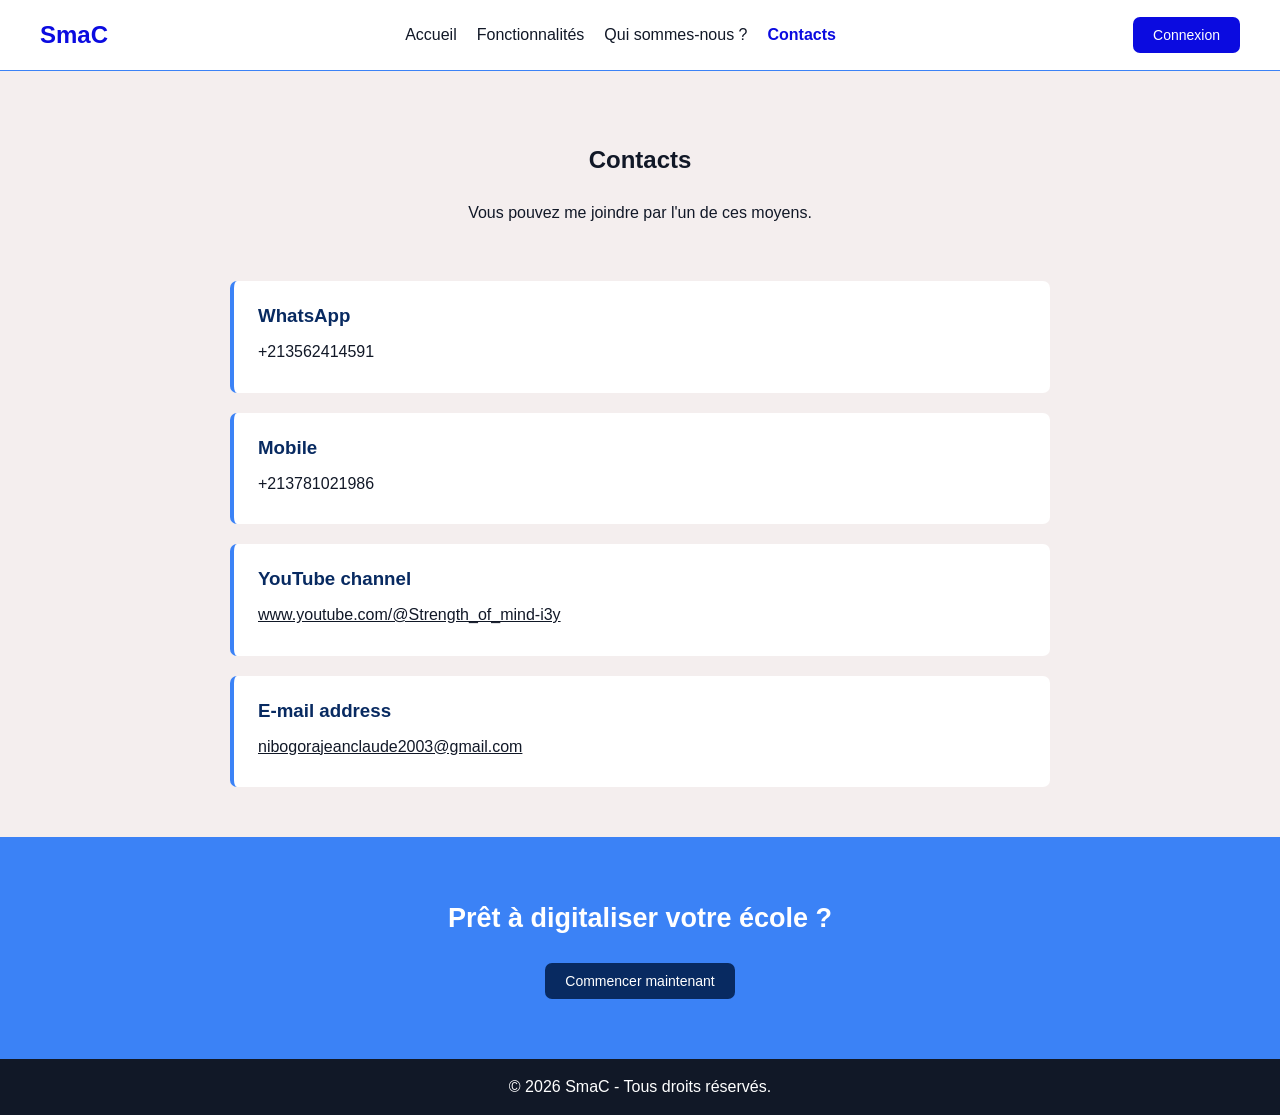
<file: contacts.html>
<!DOCTYPE html>
<html lang="fr">

<head>
  <meta charset="utf-8">
  <title>Contacts - SmaC</title>
  <meta name="viewport" content="width=device-width, initial-scale=1">
  <link rel="stylesheet" href="style.css">
</head>

<body>
  <header>
    <nav class="en_tete">
      <h1 class="nom">SmaC</h1>
      <ul class="liste">
        <li><a href="index.html">Accueil</a></li>
        <li><a href="fonctionnalites.html">Fonctionnalités</a></li>
        <li><a href="qui-sommes-nous.html">Qui sommes-nous ?</a></li>
        <li><a href="contacts.html" class="actif">Contacts</a></li>
      </ul>
      <button class="connexion">Connexion</button>
    </nav>
  </header>

  <main>
    <section class="intro">
      <h1>Contacts</h1>
      <p>Vous pouvez me joindre par l'un de ces moyens.</p>
    </section>

    <section class="section2">
      <div class="fonctionnalite"><h3>WhatsApp</h3><p>+213562414591</p></div>
      <div class="fonctionnalite"><h3>Mobile</h3><p>+213781021986</p></div>
      <div class="fonctionnalite"><h3>YouTube channel</h3><p><a href="https://www.youtube.com/@Strength_of_mind-i3y" target="_blank" rel="noopener">www.youtube.com/@Strength_of_mind-i3y</a></p></div>
      <div class="fonctionnalite"><h3>E-mail address</h3><p><a href="mailto:nibogorajeanclaude2003@gmail.com">nibogorajeanclaude2003@gmail.com</a></p></div>
    </section>
  </main>

  <section class="final_word">
    <h2>Prêt à digitaliser votre école ?</h2>
    <button class="commencer">Commencer maintenant</button>
  </section>

  <footer>
    <p>© 2026 SmaC - Tous droits réservés.</p>
  </footer>
  <script src="script.js"></script>
</body>

</html>
</file>
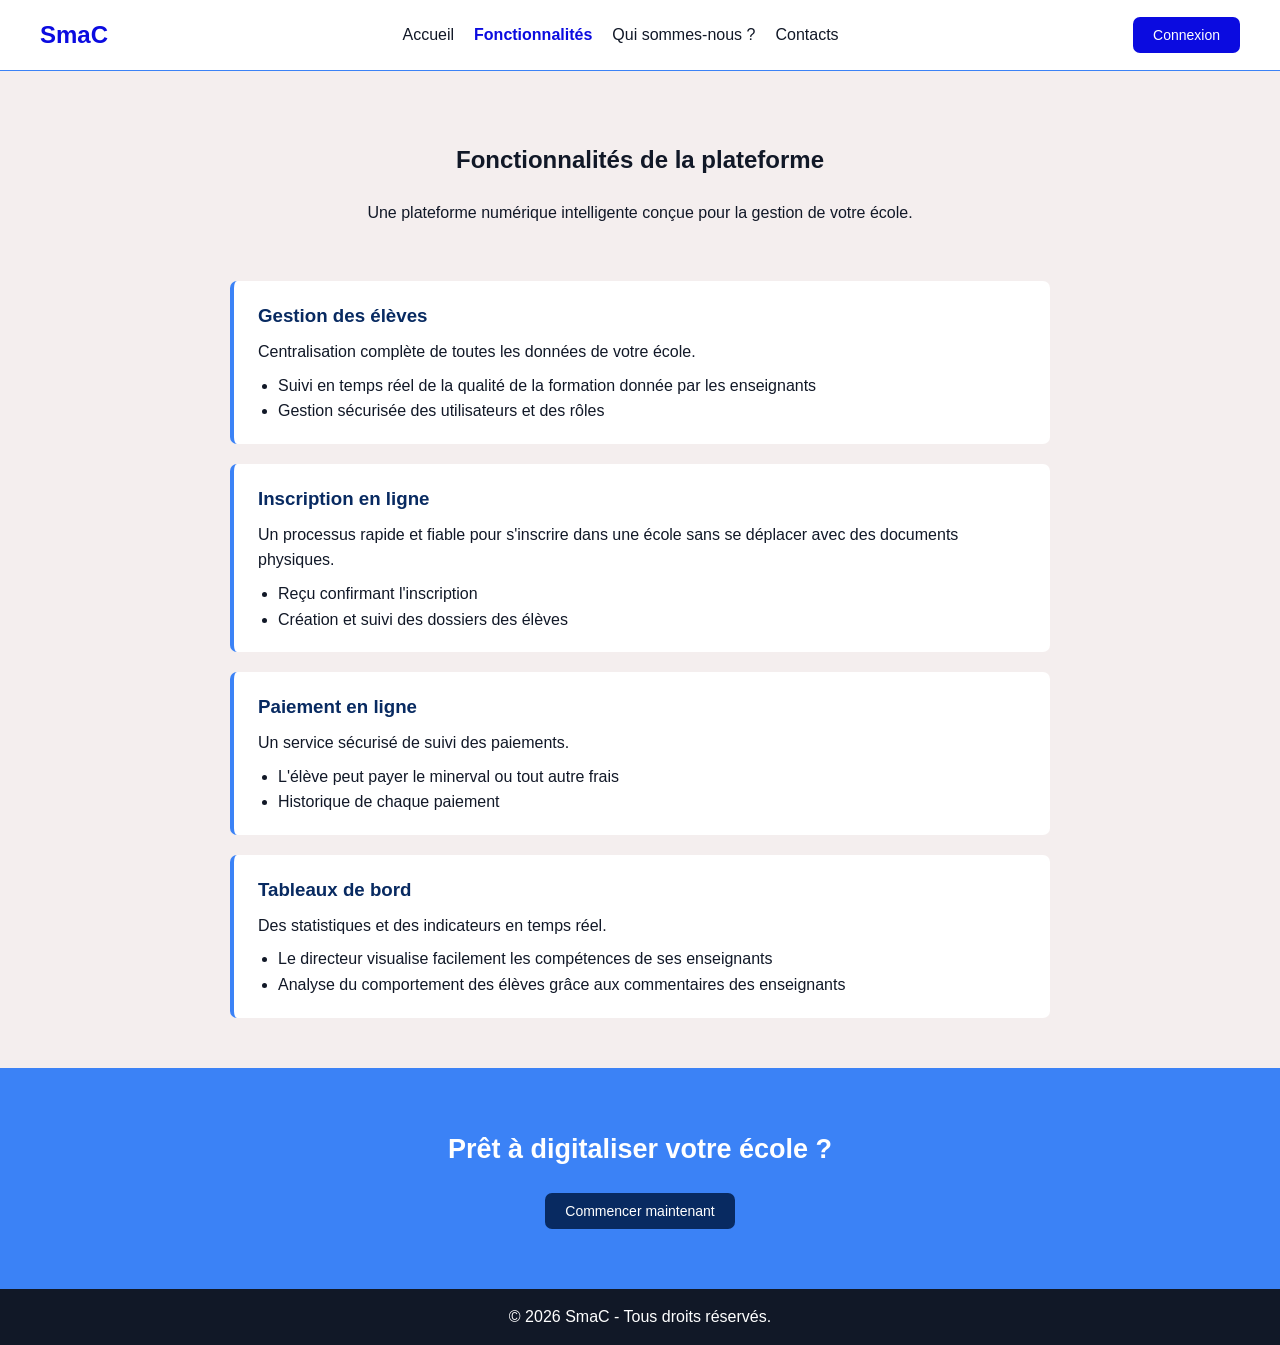
<file: fonctionnalites.html>
<!DOCTYPE html>
<html lang="fr">

<head>
  <meta charset="utf-8">
  <title>Fonctionnalités - SmaC</title>
  <meta name="viewport" content="width=device-width, initial-scale=1">
  <link rel="stylesheet" href="style.css">
</head>

<body>
  <header>
    <nav class="en_tete">
      <h1 class="nom">SmaC</h1>
      <ul class="liste">
        <li><a href="index.html">Accueil</a></li>
        <li><a href="fonctionnalites.html" class="actif">Fonctionnalités</a></li>
        <li><a href="qui-sommes-nous.html">Qui sommes-nous ?</a></li>
        <li><a href="contacts.html">Contacts</a></li>
      </ul>
      <button class="connexion">Connexion</button>
    </nav>
  </header>

  <main>
    <section class="intro">
      <h1>Fonctionnalités de la plateforme</h1>
      <p>Une plateforme numérique intelligente conçue pour la gestion de votre école.</p>
    </section>

    <section class="section2">
      <div class="fonctionnalite">
        <h3>Gestion des élèves</h3>
        <p>Centralisation complète de toutes les données de votre école.</p>
        <ul>
          <li>Suivi en temps réel de la qualité de la formation donnée par les enseignants</li>
          <li>Gestion sécurisée des utilisateurs et des rôles</li>
        </ul>
      </div>

      <div class="fonctionnalite">
        <h3>Inscription en ligne</h3>
        <p>Un processus rapide et fiable pour s'inscrire dans une école sans se déplacer avec des documents physiques.</p>
        <ul>
          <li>Reçu confirmant l'inscription</li>
          <li>Création et suivi des dossiers des élèves</li>
        </ul>
      </div>

      <div class="fonctionnalite">
        <h3>Paiement en ligne</h3>
        <p>Un service sécurisé de suivi des paiements.</p>
        <ul>
          <li>L'élève peut payer le minerval ou tout autre frais</li>
          <li>Historique de chaque paiement</li>
        </ul>
      </div>

      <div class="fonctionnalite">
        <h3>Tableaux de bord</h3>
        <p>Des statistiques et des indicateurs en temps réel.</p>
        <ul>
          <li>Le directeur visualise facilement les compétences de ses enseignants</li>
          <li>Analyse du comportement des élèves grâce aux commentaires des enseignants</li>
        </ul>
      </div>
    </section>
  </main>

  <section class="final_word">
    <h2>Prêt à digitaliser votre école ?</h2>
    <button class="commencer">Commencer maintenant</button>
  </section>

  <footer>
    <p>© 2026 SmaC - Tous droits réservés.</p>
  </footer>
</body>

</html>
</file>
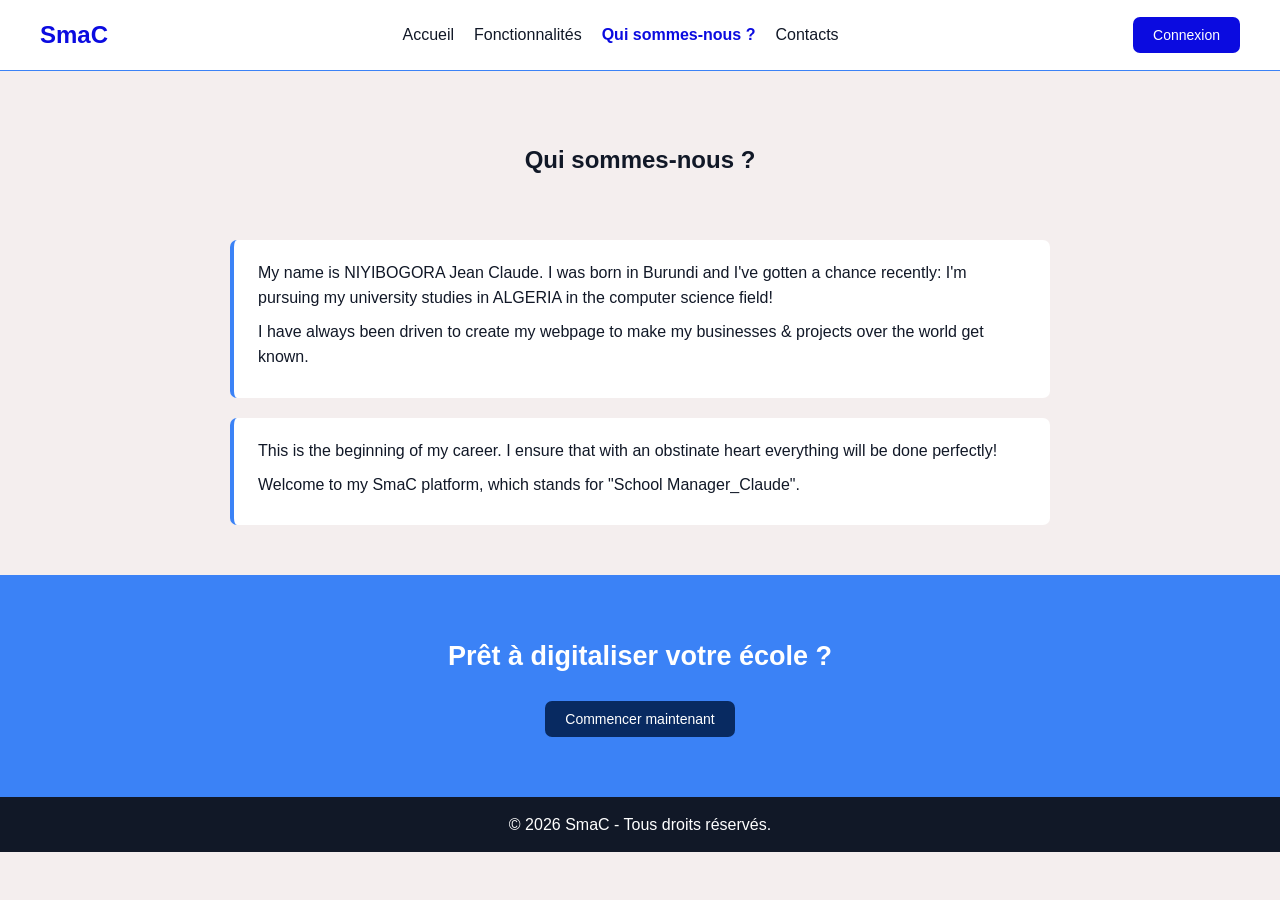
<file: qui-sommes-nous.html>
<!DOCTYPE html>
<html lang="fr">

<head>
  <meta charset="utf-8">
  <title>Qui sommes-nous - SmaC</title>
  <meta name="viewport" content="width=device-width, initial-scale=1">
  <link rel="stylesheet" href="style.css">
</head>

<body>
  <header>
    <nav class="en_tete">
      <h1 class="nom">SmaC</h1>
      <ul class="liste">
        <li><a href="index.html">Accueil</a></li>
        <li><a href="fonctionnalites.html">Fonctionnalités</a></li>
        <li><a href="qui-sommes-nous.html" class="actif">Qui sommes-nous ?</a></li>
        <li><a href="contacts.html">Contacts</a></li>
      </ul>
      <button class="connexion">Connexion</button>
    </nav>
  </header>

  <main>
    <section class="intro">
      <h1>Qui sommes-nous ?</h1>
    </section>

    <section class="section2">
      <div class="fonctionnalite">
        <p>My name is NIYIBOGORA Jean Claude. I was born in Burundi and I've gotten a chance recently: I'm pursuing my university studies in ALGERIA in the computer science field!</p>
        <p>I have always been driven to create my webpage to make my businesses &amp; projects over the world get known.</p>
      </div>
      <div class="fonctionnalite">
        <p>This is the beginning of my career. I ensure that with an obstinate heart everything will be done perfectly!</p>
        <p>Welcome to my SmaC platform, which stands for "School Manager_Claude".</p>
      </div>
    </section>
  </main>

  <section class="final_word">
    <h2>Prêt à digitaliser votre école ?</h2>
    <button class="commencer">Commencer maintenant</button>
  </section>

  <footer>
    <p>© 2026 SmaC - Tous droits réservés.</p>
  </footer>
</body>

</html>
</file>
<file: style.css>
:root {
  --bleu: #0b0be0;
  --bleu-fonce: #082a61;
  --bleu-clair: #3b82f6;
  --fond: #f4eeee;
  --sombre: #111827;
}

* { box-sizing: border-box; }

body {
  margin: 0;
  font-family: Arial, sans-serif;
  background: var(--fond);
  color: var(--sombre);
  line-height: 1.6;
}

a { color: inherit; }

/* ---------- En-tête ---------- */
.en_tete {
  background: white;
  display: flex;
  flex-wrap: wrap;
  justify-content: space-between;
  align-items: center;
  gap: 12px;
  padding: 16px 40px;
  border-bottom: 1px solid var(--bleu-clair);
}

.nom { margin: 0; font-weight: 700; color: var(--bleu); }

.liste {
  display: flex;
  flex-wrap: wrap;
  align-items: flex-start;
  gap: 20px;
  list-style: none;
  margin: 0;
  padding: 0;
}

.liste a { text-decoration: none; }
.liste a:hover, .liste a.actif { color: var(--bleu); font-weight: bold; }

.liste details { position: relative; }
.liste summary { cursor: pointer; }
.liste details[open] .infos {
  position: absolute;
  top: 28px;
  left: 0;
  z-index: 10;
  width: 320px;
  max-width: 85vw;
  background: white;
  border: 1px solid var(--bleu-clair);
  border-radius: 7px;
  padding: 12px 16px;
  font-size: 14px;
  box-shadow: 0 4px 14px rgba(0, 0, 0, 0.12);
}
.infos p { margin: 0 0 8px; }
.infos ul { margin: 0; padding-left: 18px; }

/* ---------- Boutons ---------- */
.bouton, .connexion, .inscription, .decouvrir, .commencer {
  display: inline-block;
  font-family: Arial, sans-serif;
  font-size: 14px;
  text-decoration: none;
  cursor: pointer;
  border-radius: 7px;
  border: none;
  padding: 10px 20px;
  transition: 0.15s;
}
.connexion, .inscription { background: var(--bleu); color: white; }
.decouvrir {
  background: var(--fond);
  color: var(--sombre);
  border: 1px solid var(--bleu);
}
.commencer { background: var(--bleu-fonce); color: white; }
button:hover, .bouton:hover, a.decouvrir:hover, a.inscription:hover { opacity: 0.8; }
button:active, .bouton:active { opacity: 0.5; }
:focus-visible { outline: 3px solid var(--bleu-clair); outline-offset: 2px; }

/* ---------- Accueil ---------- */
.Section1 {
  display: flex;
  flex-wrap: wrap;
  align-items: center;
  justify-content: space-between;
  gap: 50px;
  max-width: 1100px;
  margin: 0 auto;
  padding: 70px 40px;
}
.Section1 > div { flex: 1 1 380px; }
.Section1 h1 { margin-top: 0; }
.Section1 img {
  width: 170px;
  height: 200px;
  object-fit: cover;
  border-radius: 7px;
}

.apercu {
  max-width: 1100px;
  margin: 0 auto;
  padding: 0 40px 60px;
}
.apercu h2 { text-align: center; }
.grille {
  display: grid;
  grid-template-columns: repeat(auto-fit, minmax(220px, 1fr));
  gap: 20px;
}
.carte {
  background: white;
  border-left: 4px solid var(--bleu);
  border-radius: 7px;
  padding: 16px 20px;
}
.carte h3 { margin: 0 0 6px; }
.carte p { margin: 0; font-size: 15px; }

/* ---------- Page Fonctionnalités ---------- */
.intro {
  max-width: 900px;
  margin: 0 auto;
  padding: 50px 40px 10px;
  text-align: center;
}
.section2 {
  max-width: 900px;
  margin: 0 auto;
  padding: 10px 40px 50px;
}
.fonctionnalite {
  background: white;
  border-radius: 7px;
  padding: 20px 24px;
  margin-top: 20px;
  border-left: 4px solid var(--bleu-clair);
}
.fonctionnalite h3 { margin: 0 0 8px; color: var(--bleu-fonce); }
.fonctionnalite p { margin: 0 0 8px; }
.fonctionnalite ul { margin: 0; padding-left: 20px; }

/* ---------- Bas de page ---------- */
.final_word {
  text-align: center;
  background: var(--bleu-clair);
  padding: 60px 20px;
  color: white;
  font-size: large;
}
.final_word h2 { margin-top: 0; }

footer {
  background: var(--sombre);
  padding: 15px 30px;
  color: white;
  text-align: center;
}
footer p { margin: 0; }

@media (max-width: 600px) {
  .en_tete { padding: 14px 20px; }
  .Section1, .apercu, .intro, .section2 { padding-left: 20px; padding-right: 20px; }
}

/* ---------- Formulaire d'inscription (fenêtre) ---------- */
.modal {
  position: fixed;
  inset: 0;
  z-index: 100;
  display: flex;
  align-items: center;
  justify-content: center;
  padding: 16px;
}
.modal[hidden] { display: none; }
.modal-fond { position: absolute; inset: 0; background: rgba(17, 24, 39, 0.6); }

.form-container {
  position: relative;
  width: 450px;
  max-width: 100%;
  max-height: 100%;
  overflow-y: auto;
  background: white;
  padding: 20px 24px;
  border: 3px solid rgb(55, 141, 238);
  border-radius: 15px;
}
.form-container h2 { margin: 0 0 8px; color: rgb(55, 141, 238); }
.modal-intro { margin: 0 0 14px; color: grey; font-size: 15px; }

.modal-fermer {
  position: absolute;
  top: 8px;
  right: 12px;
  background: none;
  border: none;
  font-size: 28px;
  line-height: 1;
  color: grey;
  cursor: pointer;
}

.champ { margin-bottom: 12px; }
.champ label { display: block; color: rgb(55, 141, 238); font-weight: bold; margin-bottom: 4px; }
.input-field {
  width: 100%;
  height: 36px;
  padding: 0 10px;
  font-size: 16px;
  border: 1px solid rgb(55, 141, 238);
  border-radius: 5px;
}
.error-column { display: block; min-height: 16px; color: red; font-size: 13px; margin-top: 2px; }

.subscribe-btn {
  background: rgb(222, 219, 219);
  padding: 8px 16px;
  border: 1px solid gray;
  border-radius: 7px;
  color: rgb(55, 141, 238);
  font-size: 16px;
  cursor: pointer;
}
.subscribe-btn:hover { opacity: 0.8; }
.succes { text-align: center; padding: 10px 0; }

/* ---------- Connexion / session ---------- */
.compte { display: flex; align-items: center; gap: 12px; }
.salutation { font-size: 14px; color: var(--bleu-fonce); font-weight: bold; }
.modal-bas { margin: 14px 0 0; font-size: 14px; color: grey; }
.lien {
  background: none;
  border: none;
  padding: 0;
  color: var(--bleu);
  font-size: inherit;
  text-decoration: underline;
  cursor: pointer;
}
.afficher { display: block; margin: 0 0 10px; font-size: 14px; color: grey; cursor: pointer; }
.succes .subscribe-btn { margin: 4px; }
</file>
